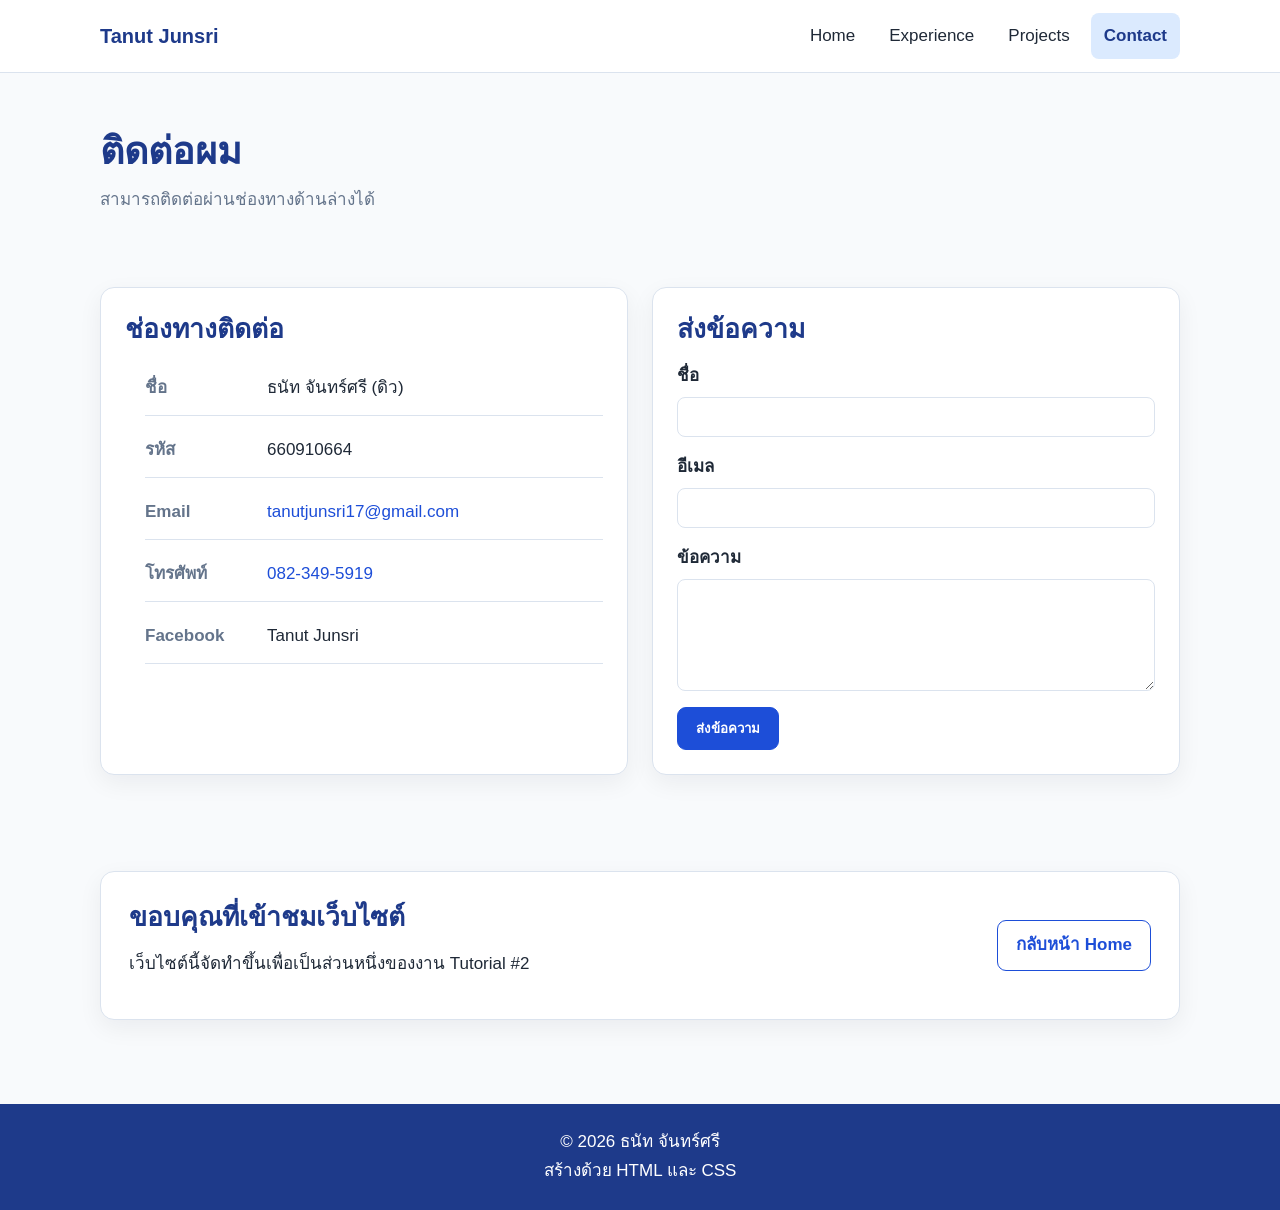
<file: contact.html>
<!DOCTYPE html>
<html lang="th">
<head><meta charset="UTF-8"><meta name="viewport" content="width=device-width, initial-scale=1.0"><meta name="description" content="ช่องทางติดต่อ ธนัท จันทร์ศรี"><title>ธนัท จันทร์ศรี | Contact</title><link rel="stylesheet" href="style.css"></head>
<body>
<header class="site-header"><div class="container nav-wrap"><a href="index.html" class="logo">Tanut Junsri</a><button class="menu-toggle" id="menu-toggle" aria-label="เปิดปิดเมนู" aria-expanded="false">☰</button><nav class="site-nav" aria-label="เมนูหลัก"><ul><li><a href="index.html">Home</a></li><li><a href="experience.html">Experience</a></li><li><a href="projects.html">Projects</a></li><li><a href="contact.html" class="active">Contact</a></li></ul></nav></div></header>
<main class="container">
<section class="page-head"><h1>ติดต่อผม</h1><p class="tagline">สามารถติดต่อผ่านช่องทางด้านล่างได้</p></section>
<section class="section"><div class="two-col"><div class="col contact-card"><h2>ช่องทางติดต่อ</h2><ul class="contact-list"><li><span class="label">ชื่อ</span><span>ธนัท จันทร์ศรี (ดิว)</span></li><li><span class="label">รหัส</span><span>660910664</span></li><li><span class="label">Email</span><a href="mailto:tanutjunsri17@gmail.com">tanutjunsri17@gmail.com</a></li><li><span class="label">โทรศัพท์</span><a href="tel:0823495919">082-349-5919</a></li><li><span class="label">Facebook</span><span>Tanut Junsri</span></li></ul></div>
<div class="col contact-card"><h2>ส่งข้อความ</h2><form class="contact-form" action="mailto:tanutjunsri17@gmail.com" method="post" enctype="text/plain"><div class="field"><label for="name">ชื่อ</label><input id="name" name="name" type="text" required></div><div class="field"><label for="email">อีเมล</label><input id="email" name="email" type="email" required></div><div class="field"><label for="message">ข้อความ</label><textarea id="message" name="message" rows="5" required></textarea></div><button class="btn btn-primary" type="submit">ส่งข้อความ</button></form></div></div></section>
<section class="section"><div class="highlight"><div><h2>ขอบคุณที่เข้าชมเว็บไซต์</h2><p>เว็บไซต์นี้จัดทำขึ้นเพื่อเป็นส่วนหนึ่งของงาน Tutorial #2</p></div><a href="index.html" class="btn btn-secondary">กลับหน้า Home</a></div></section>
</main><footer class="site-footer"><div class="container"><p>&copy; 2026 ธนัท จันทร์ศรี</p><p>สร้างด้วย HTML และ CSS</p></div></footer><script src="script.js"></script>
</body></html>
</file>
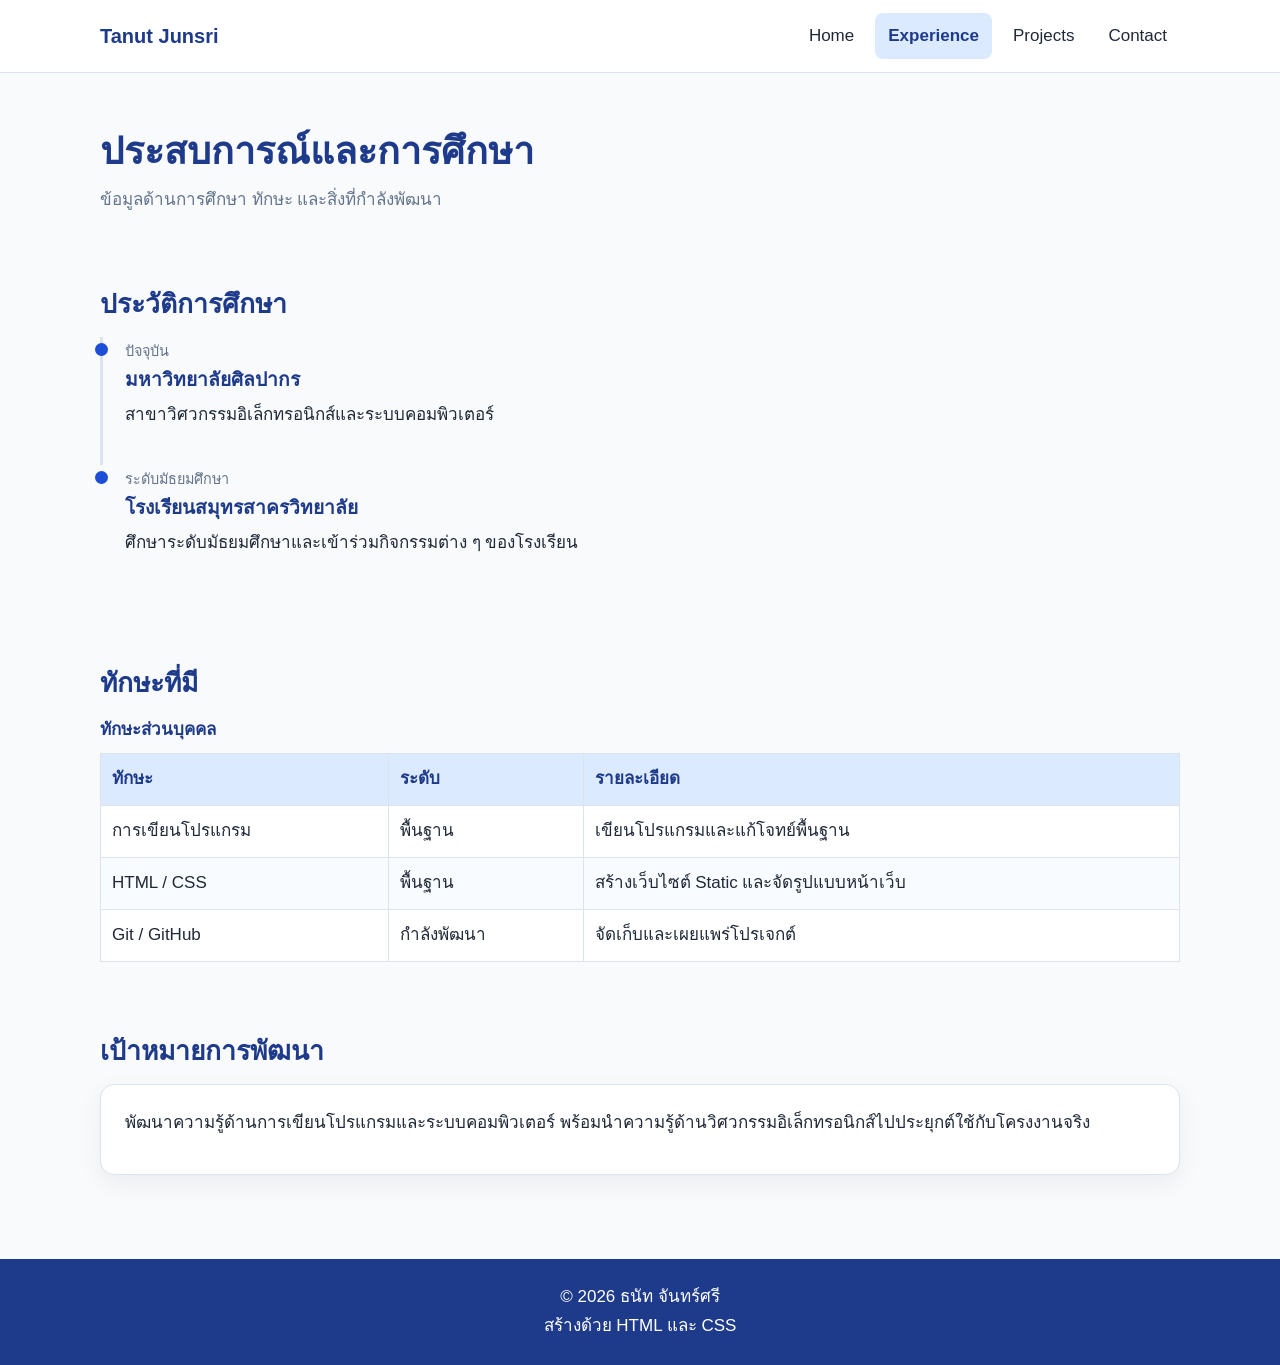
<file: experience.html>
<!DOCTYPE html>
<html lang="th">
<head>
  <meta charset="UTF-8"><meta name="viewport" content="width=device-width, initial-scale=1.0">
  <meta name="description" content="ประวัติการศึกษาและทักษะของ ธนัท จันทร์ศรี"><title>ธนัท จันทร์ศรี | Experience</title><link rel="stylesheet" href="style.css">
</head>
<body>
<header class="site-header"><div class="container nav-wrap"><a href="index.html" class="logo">Tanut Junsri</a><button class="menu-toggle" id="menu-toggle" aria-label="เปิดปิดเมนู" aria-expanded="false">☰</button><nav class="site-nav" aria-label="เมนูหลัก"><ul><li><a href="index.html">Home</a></li><li><a href="experience.html" class="active">Experience</a></li><li><a href="projects.html">Projects</a></li><li><a href="contact.html">Contact</a></li></ul></nav></div></header>
<main class="container">
  <section class="page-head"><h1>ประสบการณ์และการศึกษา</h1><p class="tagline">ข้อมูลด้านการศึกษา ทักษะ และสิ่งที่กำลังพัฒนา</p></section>
  <section class="section"><h2>ประวัติการศึกษา</h2><div class="timeline"><article class="timeline-item"><span class="period">ปัจจุบัน</span><h3>มหาวิทยาลัยศิลปากร</h3><p>สาขาวิศวกรรมอิเล็กทรอนิกส์และระบบคอมพิวเตอร์</p></article><article class="timeline-item"><span class="period">ระดับมัธยมศึกษา</span><h3>โรงเรียนสมุทรสาครวิทยาลัย</h3><p>ศึกษาระดับมัธยมศึกษาและเข้าร่วมกิจกรรมต่าง ๆ ของโรงเรียน</p></article></div></section>
  <section class="section"><h2>ทักษะที่มี</h2><div class="table-wrap"><table><caption>ทักษะส่วนบุคคล</caption><thead><tr><th>ทักษะ</th><th>ระดับ</th><th>รายละเอียด</th></tr></thead><tbody><tr><td>การเขียนโปรแกรม</td><td>พื้นฐาน</td><td>เขียนโปรแกรมและแก้โจทย์พื้นฐาน</td></tr><tr><td>HTML / CSS</td><td>พื้นฐาน</td><td>สร้างเว็บไซต์ Static และจัดรูปแบบหน้าเว็บ</td></tr><tr><td>Git / GitHub</td><td>กำลังพัฒนา</td><td>จัดเก็บและเผยแพร่โปรเจกต์</td></tr></tbody></table></div></section>
  <section class="section"><h2>เป้าหมายการพัฒนา</h2><div class="card"><p>พัฒนาความรู้ด้านการเขียนโปรแกรมและระบบคอมพิวเตอร์ พร้อมนำความรู้ด้านวิศวกรรมอิเล็กทรอนิกส์ไปประยุกต์ใช้กับโครงงานจริง</p></div></section>
</main>
<footer class="site-footer"><div class="container"><p>&copy; 2026 ธนัท จันทร์ศรี</p><p>สร้างด้วย HTML และ CSS</p></div></footer><script src="script.js"></script>
</body></html>
</file>
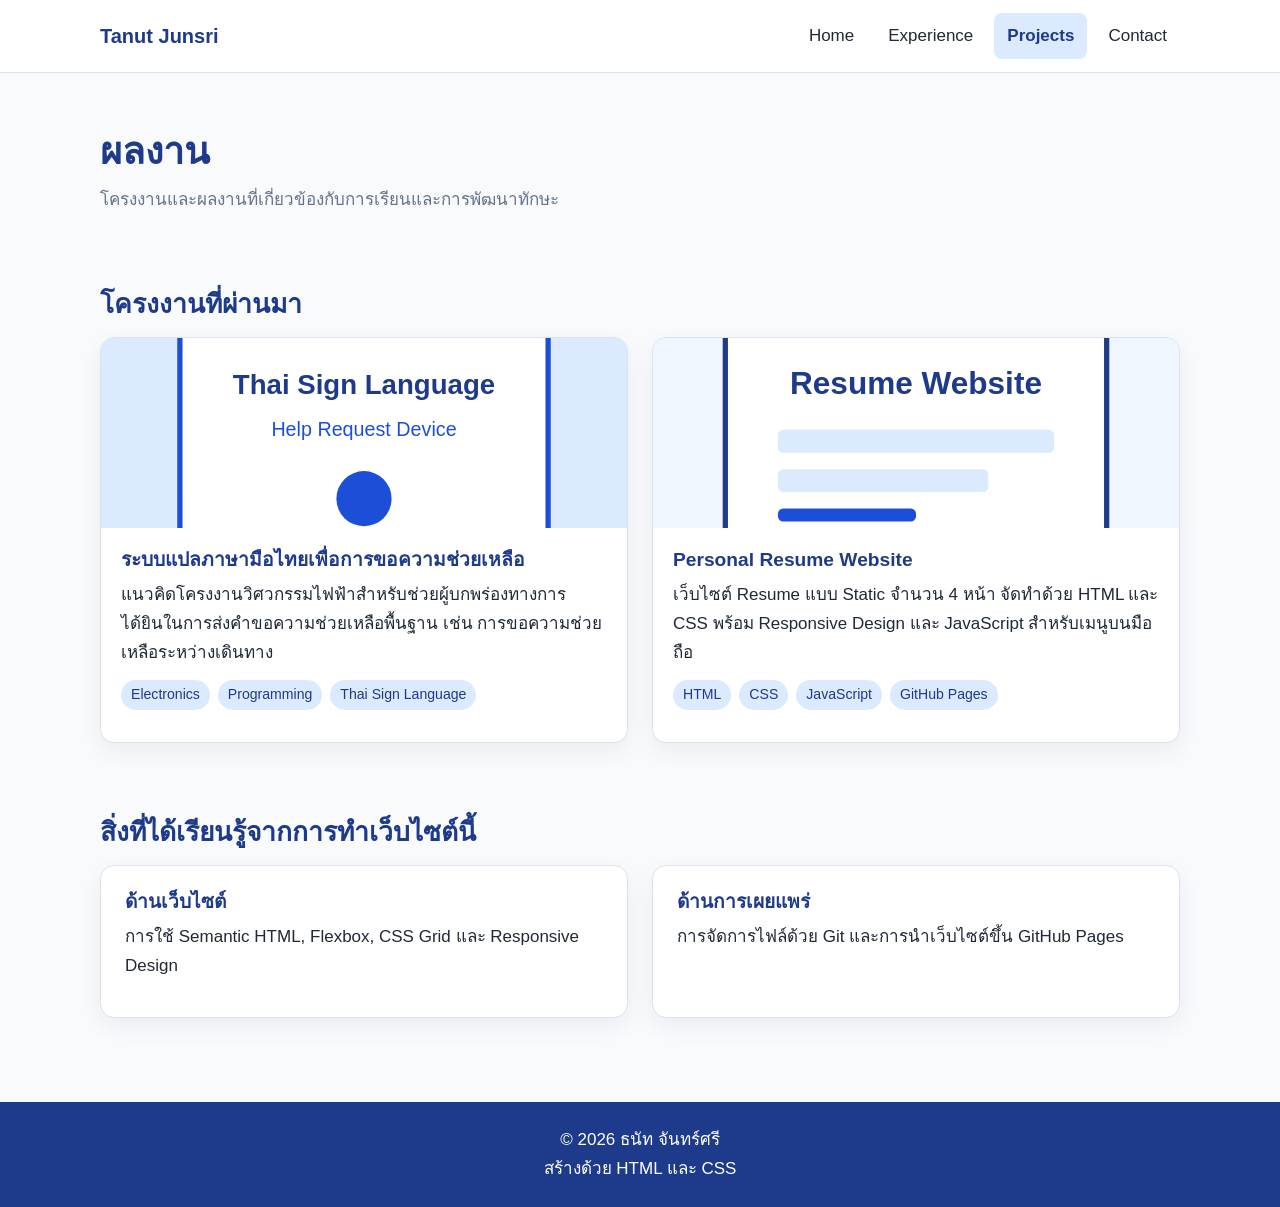
<file: projects.html>
<!DOCTYPE html>
<html lang="th">
<head><meta charset="UTF-8"><meta name="viewport" content="width=device-width, initial-scale=1.0"><meta name="description" content="ผลงานของ ธนัท จันทร์ศรี"><title>ธนัท จันทร์ศรี | Projects</title><link rel="stylesheet" href="style.css"></head>
<body>
<header class="site-header"><div class="container nav-wrap"><a href="index.html" class="logo">Tanut Junsri</a><button class="menu-toggle" id="menu-toggle" aria-label="เปิดปิดเมนู" aria-expanded="false">☰</button><nav class="site-nav" aria-label="เมนูหลัก"><ul><li><a href="index.html">Home</a></li><li><a href="experience.html">Experience</a></li><li><a href="projects.html" class="active">Projects</a></li><li><a href="contact.html">Contact</a></li></ul></nav></div></header>
<main class="container">
<section class="page-head"><h1>ผลงาน</h1><p class="tagline">โครงงานและผลงานที่เกี่ยวข้องกับการเรียนและการพัฒนาทักษะ</p></section>
<section class="section"><h2>โครงงานที่ผ่านมา</h2><div class="project-grid">
<article class="project-card"><img src="images/project1.svg" alt="ภาพประกอบโครงงานระบบแปลภาษามือไทยเพื่อการขอความช่วยเหลือ"><div class="project-body"><h3>ระบบแปลภาษามือไทยเพื่อการขอความช่วยเหลือ</h3><p>แนวคิดโครงงานวิศวกรรมไฟฟ้าสำหรับช่วยผู้บกพร่องทางการได้ยินในการส่งคำขอความช่วยเหลือพื้นฐาน เช่น การขอความช่วยเหลือระหว่างเดินทาง</p><ul class="tech-list"><li>Electronics</li><li>Programming</li><li>Thai Sign Language</li></ul></div></article>
<article class="project-card"><img src="images/project2.svg" alt="ภาพประกอบเว็บไซต์ Resume ส่วนตัว"><div class="project-body"><h3>Personal Resume Website</h3><p>เว็บไซต์ Resume แบบ Static จำนวน 4 หน้า จัดทำด้วย HTML และ CSS พร้อม Responsive Design และ JavaScript สำหรับเมนูบนมือถือ</p><ul class="tech-list"><li>HTML</li><li>CSS</li><li>JavaScript</li><li>GitHub Pages</li></ul></div></article>
</div></section>
<section class="section"><h2>สิ่งที่ได้เรียนรู้จากการทำเว็บไซต์นี้</h2><div class="two-col"><div class="col card"><h3>ด้านเว็บไซต์</h3><p>การใช้ Semantic HTML, Flexbox, CSS Grid และ Responsive Design</p></div><div class="col card"><h3>ด้านการเผยแพร่</h3><p>การจัดการไฟล์ด้วย Git และการนำเว็บไซต์ขึ้น GitHub Pages</p></div></div></section>
</main><footer class="site-footer"><div class="container"><p>&copy; 2026 ธนัท จันทร์ศรี</p><p>สร้างด้วย HTML และ CSS</p></div></footer><script src="script.js"></script>
</body></html>
</file>
<file: style.css>
:root {
  --brand: #1d4ed8;
  --brand-light: #dbeafe;
  --brand-dark: #1e3a8a;
  --text: #1f2937;
  --text-muted: #64748b;
  --bg: #f8fafc;
  --surface: #ffffff;
  --border: #dbe3ee;
  --max-width: 1080px;
  --gap: 24px;
}

* { box-sizing: border-box; margin: 0; padding: 0; }
html { scroll-behavior: smooth; }
body {
  font-family: "Segoe UI", Tahoma, sans-serif;
  font-size: 17px;
  line-height: 1.7;
  color: var(--text);
  background: var(--bg);
}
img { max-width: 100%; display: block; }
a { color: var(--brand); text-decoration: none; }
a:hover { text-decoration: underline; }
h1, h2, h3 { line-height: 1.3; color: var(--brand-dark); }
h1 { font-size: 2.35rem; margin-bottom: 10px; }
h2 { font-size: 1.65rem; margin-bottom: 16px; }
h3 { font-size: 1.2rem; margin-bottom: 8px; }
p { margin-bottom: 12px; }
ul { margin-bottom: 12px; }
.container { width: min(92%, var(--max-width)); margin-inline: auto; }

.site-header {
  background: var(--surface);
  border-bottom: 1px solid var(--border);
  position: sticky;
  top: 0;
  z-index: 10;
}
.nav-wrap { min-height: 72px; display: flex; align-items: center; justify-content: space-between; gap: 20px; }
.logo { font-size: 1.25rem; font-weight: 800; color: var(--brand-dark); }
.site-nav ul { list-style: none; display: flex; gap: 8px; margin: 0; }
.site-nav a { display: block; padding: 9px 13px; border-radius: 8px; color: var(--text); }
.site-nav a:hover, .site-nav a.active { background: var(--brand-light); color: var(--brand-dark); text-decoration: none; font-weight: 600; }
.menu-toggle { display: none; border: 1px solid var(--border); background: var(--surface); border-radius: 8px; padding: 7px 11px; font-size: 1.35rem; cursor: pointer; }

main { padding-bottom: 48px; }
.hero { display: grid; grid-template-columns: 1.35fr .85fr; gap: 36px; align-items: center; padding: 72px 0 42px; }
.eyebrow { color: var(--brand); font-weight: 700; letter-spacing: .08em; font-size: .82rem; margin-bottom: 8px; }
.hero h1 span { color: var(--brand); }
.tagline, .lead { color: var(--text-muted); }
.hero-actions { display: flex; flex-wrap: wrap; gap: 12px; margin-top: 22px; }
.btn { display: inline-block; padding: 10px 18px; border-radius: 9px; border: 1px solid var(--brand); font-weight: 700; }
.btn:hover { text-decoration: none; transform: translateY(-1px); }
.btn-primary { background: var(--brand); color: white; }
.btn-secondary { background: var(--surface); color: var(--brand); }
.profile-card, .card, .skill-card, .project-card, .contact-card, .highlight {
  background: var(--surface); border: 1px solid var(--border); border-radius: 14px; box-shadow: 0 8px 25px rgba(15, 23, 42, .06);
}
.profile-card { padding: 28px; }
.profile-card img { width: 130px; height: 130px; border-radius: 50%; object-fit: cover; margin-bottom: 16px; border: 5px solid var(--brand-light); }
.profile-line { display: flex; gap: 12px; justify-content: space-between; padding: 9px 0; border-bottom: 1px solid var(--border); }
.profile-line:last-child { border-bottom: 0; }
.profile-line span { color: var(--text-muted); }
.profile-line strong { text-align: right; }

.section { padding: 36px 0; }
.page-head { padding: 54px 0 24px; }
.two-col { display: flex; gap: var(--gap); flex-wrap: wrap; }
.two-col .col { flex: 1; min-width: 280px; }
.two-col ul { padding-left: 20px; }
.two-col li { margin-bottom: 8px; }
.skill-grid, .project-grid { display: grid; grid-template-columns: repeat(2, 1fr); gap: var(--gap); }
.skill-card, .card, .contact-card { padding: 24px; }
.skill-card h3 { margin-bottom: 5px; }

.timeline { margin-top: 12px; }
.timeline-item { padding: 0 0 24px 22px; border-left: 3px solid var(--border); position: relative; }
.timeline-item:last-child { border-left-color: transparent; }
.timeline-item::before { content: ""; position: absolute; left: -8px; top: 6px; width: 13px; height: 13px; background: var(--brand); border-radius: 50%; }
.period { display: inline-block; color: var(--text-muted); font-size: .9rem; margin-bottom: 4px; }

.table-wrap { overflow-x: auto; }
table { width: 100%; border-collapse: collapse; background: var(--surface); }
th, td { border: 1px solid var(--border); padding: 11px; text-align: left; }
th { background: var(--brand-light); color: var(--brand-dark); }
tr:nth-child(even) { background: #f8fbff; }
caption { caption-side: top; text-align: left; font-weight: 700; margin-bottom: 8px; color: var(--brand-dark); }

.project-card { overflow: hidden; }
.project-card img { width: 100%; height: 190px; object-fit: cover; background: var(--brand-light); }
.project-body { padding: 20px; }
.tech-list { list-style: none; display: flex; flex-wrap: wrap; gap: 8px; padding: 0; }
.tech-list li { background: var(--brand-light); color: var(--brand-dark); padding: 3px 10px; border-radius: 999px; font-size: .88rem; }
.project-links { display: flex; flex-wrap: wrap; gap: 15px; margin-top: 12px; }

.contact-list { list-style: none; }
.contact-list li { display: flex; gap: 12px; flex-wrap: wrap; padding: 12px 0; border-bottom: 1px solid var(--border); }
.contact-list .label { min-width: 110px; font-weight: 600; color: var(--text-muted); }
.contact-form .field { display: flex; flex-direction: column; margin-bottom: 16px; }
.contact-form label { margin-bottom: 6px; font-weight: 600; }
.contact-form input, .contact-form textarea { padding: 10px 12px; border: 1px solid var(--border); border-radius: 8px; font-family: inherit; font-size: 1rem; }
.contact-form input:focus, .contact-form textarea:focus { outline: none; border-color: var(--brand); box-shadow: 0 0 0 3px var(--brand-light); }

.highlight { padding: 28px; margin-top: 24px; display: flex; justify-content: space-between; align-items: center; gap: 20px; }
.site-footer { background: var(--brand-dark); color: white; text-align: center; padding: 24px 0; }
.site-footer p { margin: 0; }

@media (max-width: 760px) {
  body { font-size: 16px; }
  h1 { font-size: 2rem; }
  .hero { grid-template-columns: 1fr; padding-top: 42px; }
  .skill-grid, .project-grid { grid-template-columns: 1fr; }
  .menu-toggle { display: block; }
  .site-nav { display: none; width: 100%; }
  .site-nav.open { display: block; }
  .nav-wrap { flex-wrap: wrap; padding: 12px 0; }
  .site-nav ul { flex-direction: column; padding-bottom: 8px; }
  .site-nav a { padding: 8px 10px; }
  .highlight { flex-direction: column; align-items: flex-start; }
}
</file>
